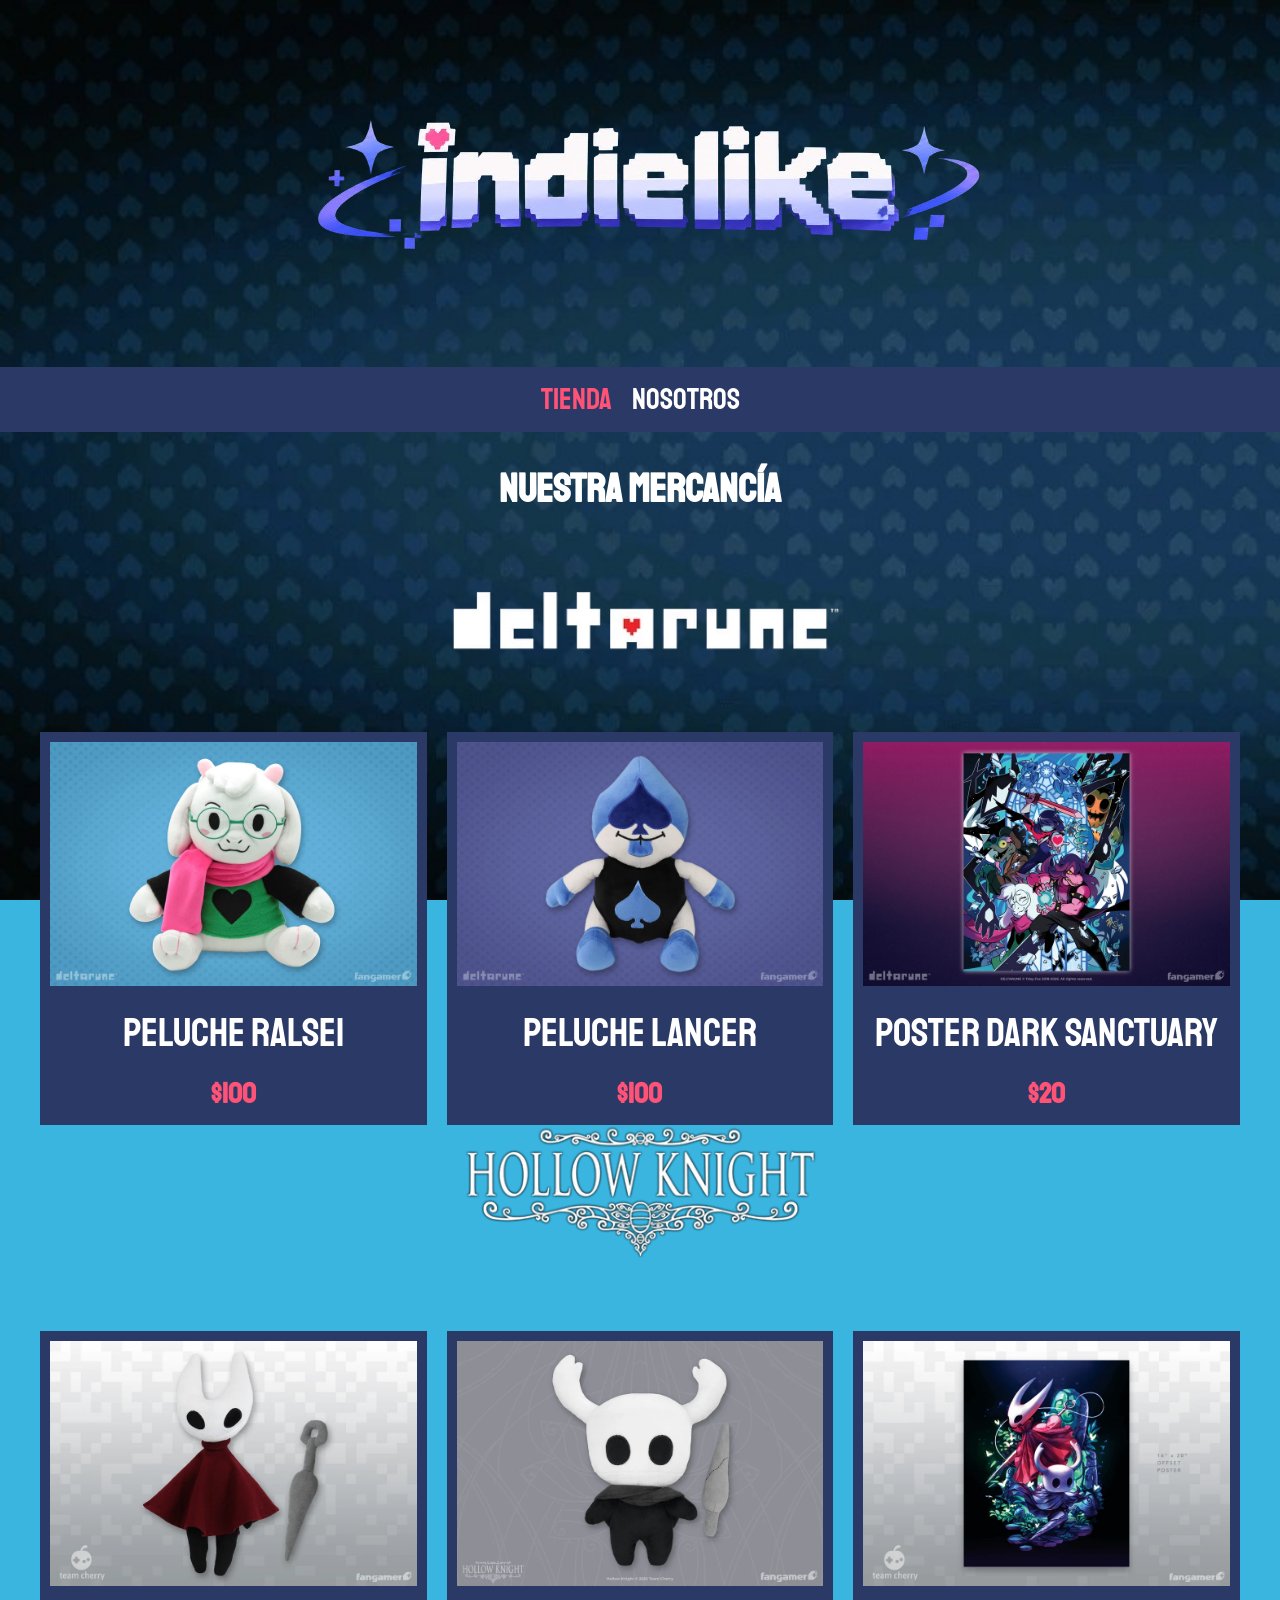
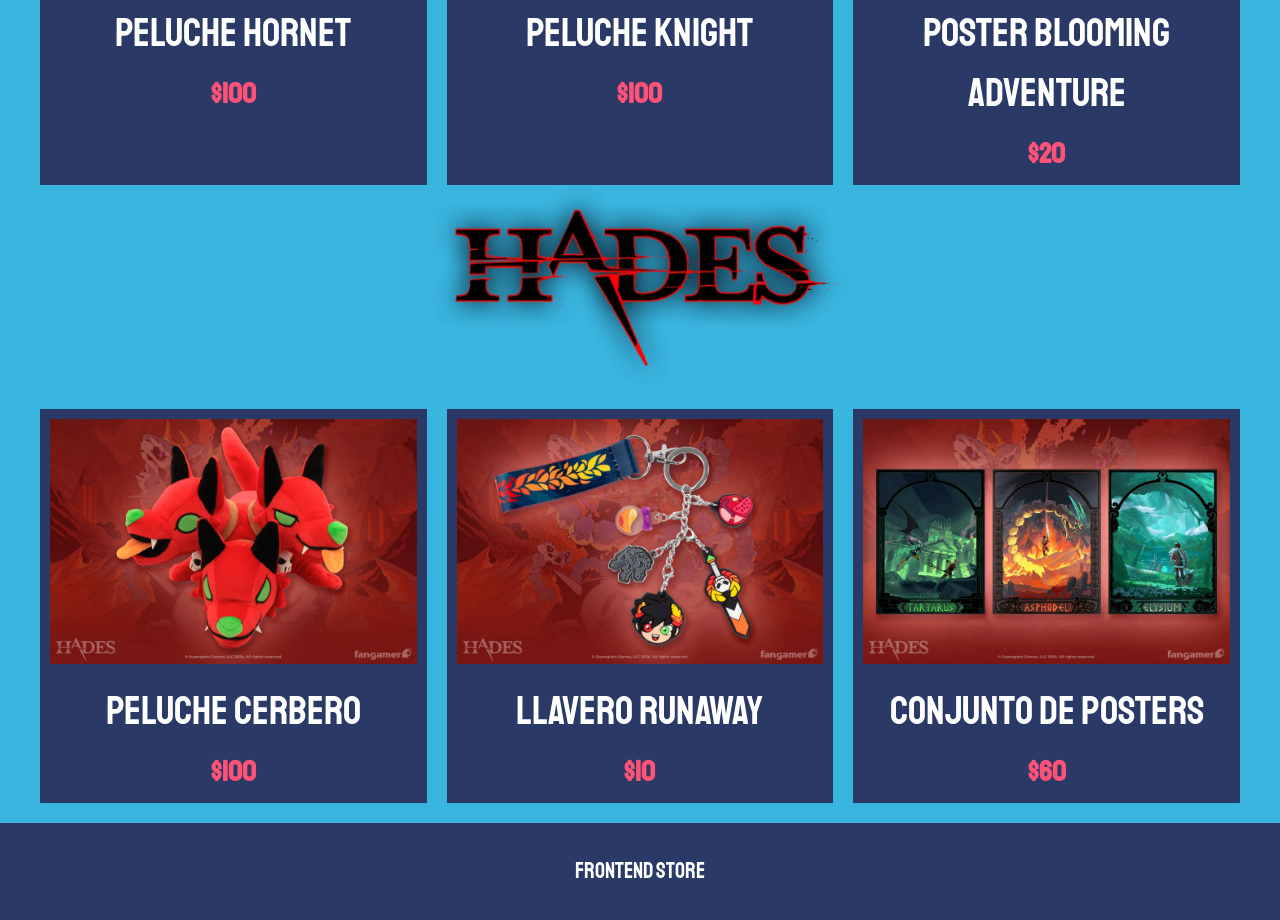
<file: index.html>
<!DOCTYPE html>
<html lang="es">
<head>
    <meta charset="UTF-8">
    <meta name="viewport" content="width=device-width, initial-scale=1.0">
    <title>FrontEnd Store</title>
    <!-- Normalize -->
    <link rel="preload" href="css/normalize.css" as="style">
    <link rel="stylesheet" href="css/normalize.css">
    <!-- Google Fonts -->
    <link rel="preconnect" href="https://fonts.googleapis.com">
    <link rel="preconnect" href="https://fonts.gstatic.com" crossorigin>
    <link href="https://fonts.googleapis.com/css2?family=Staatliches&display=swap" rel="stylesheet">
    <!-- Styles -->
    <link rel="preload" href="css/styles.css" as="style">
    <link rel="stylesheet" href="css/styles.css">
</head>
<body>

    <header class="header">
        <a href="index.html">
            <img class="header__logo" src="img/logo.png" alt="Logotipo FrontEnd Store">
        </a>
    </header>

    <nav class="navegacion">
        <a class="navegacion__enlace navegacion__enlace--activo" href="index.html">Tienda</a>
        <a class="navegacion__enlace" href="nosotros.html">Nosotros</a>
    </nav>
<main class="contenedor">
    <h1>Nuestra Mercancía</h1>

    <!-- DELTARUNE  -->
    <section class="categoria">
        <div class="categoria__encabezado">
            <img class="categoria__logo" src="img/deltalogo.png" alt="Logo Deltarune">
        </div>

        <div class="grid">
            <div class="producto">
                <a href="producto1.html">
                    <img class="producto__imagen" src="img/ralsei.png" alt="Peluche de Ralsei">
                    <div class="producto__informacion">
                        <p class="producto__nombre">Peluche Ralsei</p>
                        <p class="producto__precio">$100</p>
                    </div>
                </a>
            </div> <!-- .producto -->

            <div class="producto">
                <a href="producto2.html">
                    <img class="producto__imagen" src="img/lancer.jpg" alt="Peluche de Lancer">
                    <div class="producto__informacion">
                        <p class="producto__nombre">Peluche Lancer</p>
                        <p class="producto__precio">$100</p>
                    </div>
                </a>
            </div> <!-- .producto -->
              <div class="producto">
                <a href="producto3.html">
                    <img class="producto__imagen" src="img/DSP.png" alt="Poster Dark Sanctuary">
                    <div class="producto__informacion">
                        <p class="producto__nombre">Poster Dark Sanctuary</p>
                        <p class="producto__precio">$20</p>
                    </div>
                </a>
            </div> <!-- .producto -->
        </div> <!-- .grid -->
    </section> <!-- .categoria -->


    <!-- HOLLOW KNIGHT -->
    <section class="categoria">
        <div class="categoria__encabezado">
            <img class="categoria__logo categoria__logo--hk" src="img/logo-hk.png" alt="Logo Hollow Knight">
        </div>

        <div class="grid">
            <div class="producto">
                <a href="producto4.html">
                    <img class="producto__imagen" src="img/hornet.png" alt="Peluche de Hornet">
                    <div class="producto__informacion">
                        <p class="producto__nombre">Peluche Hornet</p>
                        <p class="producto__precio">$100</p>
                    </div>
                </a>
            </div> <!-- .producto -->

            <div class="producto">
                <a href="producto5.html">
                    <img class="producto__imagen" src="img/knight.png" alt="Peluche The Knight">
                    <div class="producto__informacion">
                        <p class="producto__nombre">Peluche Knight</p>
                        <p class="producto__precio">$100</p>
                    </div>
                </a>
            </div> <!-- .producto -->
            <div class="producto">
                <a href="producto 6.html">
                    <img class="producto__imagen" src="img/HKposter.png" alt="Poster Hornet y knight">
                    <div class="producto__informacion">
                        <p class="producto__nombre">Poster Blooming Adventure</p>
                        <p class="producto__precio">$20</p>
                    </div>
                </a>
            </div> <!-- .producto --
        </div> <!-- .grid -->
    </section> <!-- .categoria -->
       <!-- HADES  -->
    <section class="categoria">
        <div class="categoria__encabezado">
            <img class="categoria__logo categoria__logo--hades" src="img/hades.png" alt="Logo Deltarune">
        </div>

        <div class="grid">
            <div class="producto">
                <a href="producto7.html">
                    <img class="producto__imagen" src="img/cerberus.png" alt="Peluche de cerbero">
                    <div class="producto__informacion">
                        <p class="producto__nombre">Peluche Cerbero</p>
                        <p class="producto__precio">$100</p>
                    </div>
                </a>
            </div> <!-- .producto -->

            <div class="producto">
                <a href="producto8.html">
                    <img class="producto__imagen" src="img/llaverohades.png" alt="Peluche de Lancer">
                    <div class="producto__informacion">
                        <p class="producto__nombre">llavero runaway</p>
                        <p class="producto__precio">$10</p>
                    </div>
                </a>
            </div> <!-- .producto -->
              <div class="producto">
                <a href="producto9.html">
                    <img class="producto__imagen" src="img/postershades.png" alt="Poster Dark Sanctuary">
                    <div class="producto__informacion">
                        <p class="producto__nombre">conjunto de posters</p>
                        <p class="producto__precio">$60</p>
                    </div>
                </a>
            </div> <!-- .producto -->
        </div> <!-- .grid -->
    </section> <!-- .categoria -->

</main>

    <footer class="footer">
        <p class="footer__texto">FrontEnd Store </p>
    </footer>

</body>
</html>
</file>
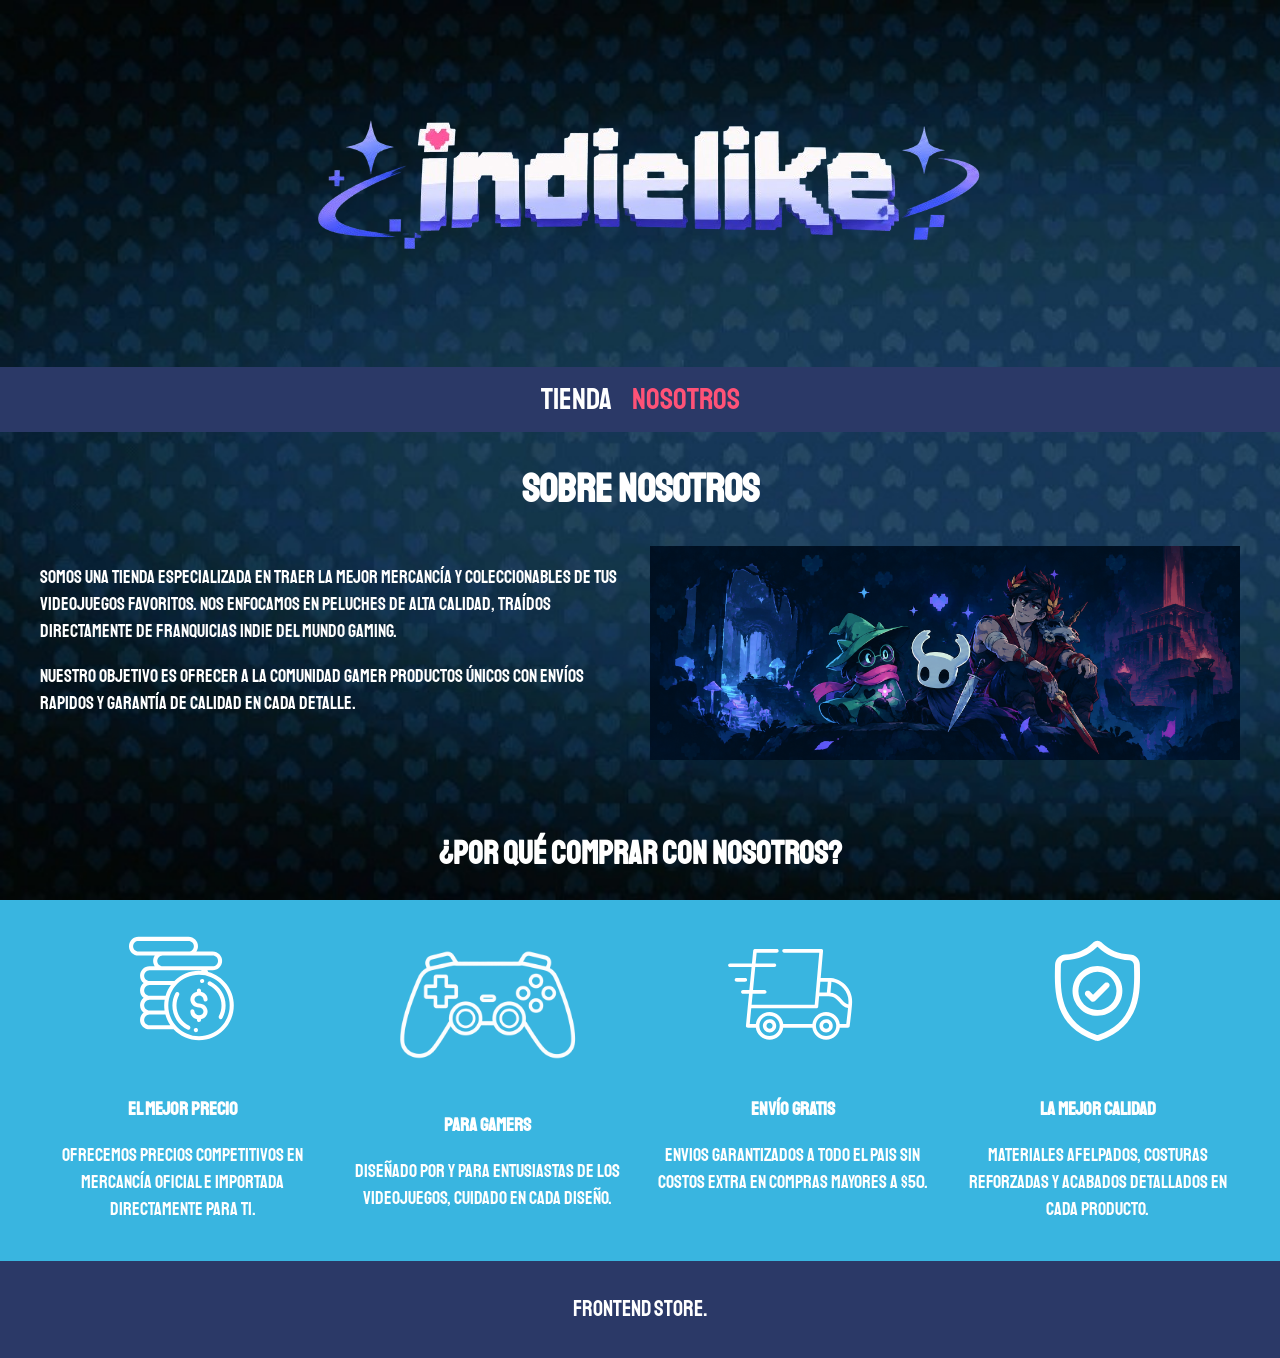
<file: nosotros.html>
<!DOCTYPE html>
<html lang="es">
<head>
    <meta charset="UTF-8">
    <meta name="viewport" content="width=device-width, initial-scale=1.0">
    <title>FrontEnd Store - Nosotros</title>
    <!-- Normalize -->
    <link rel="preload" href="css/normalize.css" as="style">
    <link rel="stylesheet" href="css/normalize.css">
    <!-- Google Fonts -->
    <link rel="preconnect" href="https://fonts.googleapis.com">
    <link rel="preconnect" href="https://fonts.gstatic.com" crossorigin>
    <link href="https://fonts.googleapis.com/css2?family=Staatliches&display=swap" rel="stylesheet">
    <!-- Styles -->
    <link rel="preload" href="css/styles.css" as="style">
    <link rel="stylesheet" href="css/styles.css">
</head>
<body>

    <header class="header">
        <a href="index.html">
            <img class="header__logo" src="img/logo.png" alt="Logotipo FrontEnd Store">
        </a>
    </header>

    <nav class="navegacion">
        <a class="navegacion__enlace" href="index.html">Tienda</a>
        <a class="navegacion__enlace navegacion__enlace--activo" href="nosotros.html">Nosotros</a>
    </nav>

    <main class="contenedor">
        <h1>Sobre Nosotros</h1>

        <div class="nosotros">
            <div class="nosotros__contenido">
                <p>
                    Somos una tienda especializada en traer la mejor mercancía y coleccionables de tus videojuegos favoritos. Nos enfocamos en peluches de alta calidad, traídos directamente de franquicias indie del mundo gaming.
                </p>
                <p>
                    Nuestro objetivo es ofrecer a la comunidad gamer productos únicos con envíos rapidos y garantía de calidad en cada detalle.
                </p>
            </div>
            <img class="nosotros__imagen" src="img/nosotros.png" alt="Imagen sobre nosotros">
        </div>
    </main>

    <section class="contenedor comprar">
        <h2 class="comprar__titulo">¿Por qué comprar con nosotros?</h2>

        <div class="bloques">
            <div class="bloque">
                <img class="bloque__imagen" src="img/icono_1.png" alt="El mejor precio">
                <h3 class="bloque__titulo">El Mejor Precio</h3>
                <p>Ofrecemos precios competitivos en mercancía oficial e importada directamente para ti.</p>
            </div> <!-- .bloque -->

            <div class="bloque">
                <img class="bloque__imagen" src="img/icono_2.png" alt="Para gamers">
                <h3 class="bloque__titulo">Para gamers</h3>
                <p>Diseñado por y para entusiastas de los videojuegos, cuidado en cada diseño.</p>
            </div> <!-- .bloque -->

            <div class="bloque">
                <img class="bloque__imagen" src="img/icono_3.png" alt="Envío gratis">
                <h3 class="bloque__titulo">Envío Gratis</h3>
                <p>Envios garantizados a todo el pais sin costos extra en compras mayores a $50.</p>
            </div> <!-- .bloque -->

            <div class="bloque">
                <img class="bloque__imagen" src="img/icono_4.png" alt="La mejor calidad">
                <h3 class="bloque__titulo">La Mejor Calidad</h3>
                <p>Materiales afelpados, costuras reforzadas y acabados detallados en cada producto.</p>
            </div> <!-- .bloque -->
        </div> <!-- .bloques -->
    </section>

    <footer class="footer">
        <p class="footer__texto">
            FrontEnd Store.
        </p>
    </footer>

</body>
</html>
</file>
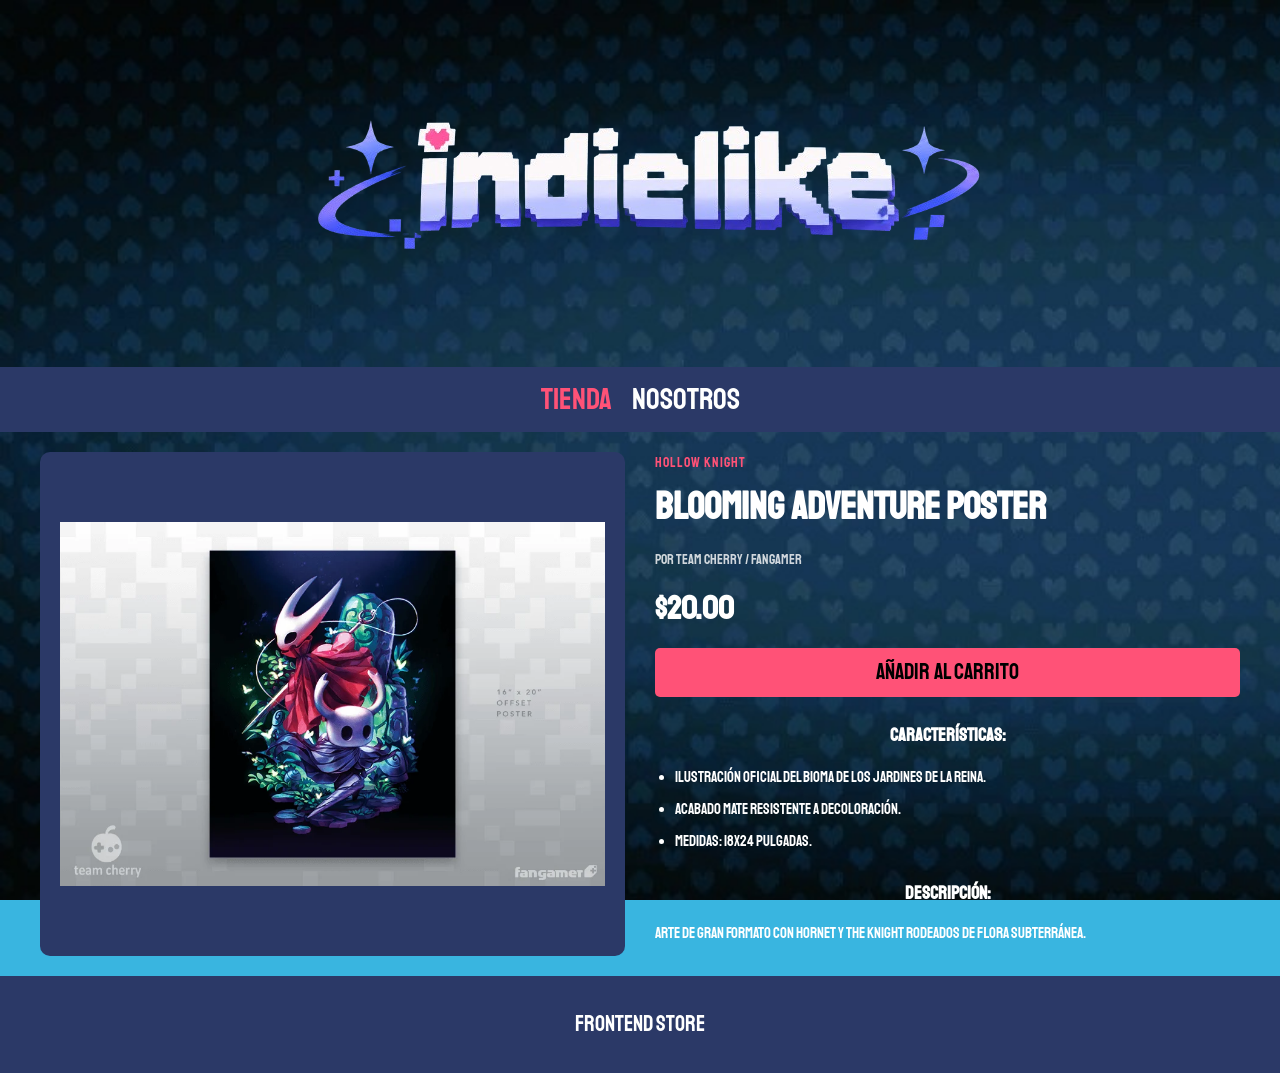
<file: producto 6.html>
<!DOCTYPE html>
<html lang="es">
<head>
    <meta charset="UTF-8">
    <meta name="viewport" content="width=device-width, initial-scale=1.0">
    <title>FrontEnd Store - Poster Blooming Adventure</title>
    <link rel="preload" href="css/normalize.css" as="style">
    <link rel="stylesheet" href="css/normalize.css">
    <link rel="preconnect" href="https://fonts.googleapis.com">
    <link rel="preconnect" href="https://fonts.gstatic.com" crossorigin>
    <link href="https://fonts.googleapis.com/css2?family=Staatliches&display=swap" rel="stylesheet">
    <link rel="preload" href="css/styles.css" as="style">
    <link rel="stylesheet" href="css/styles.css">
</head>
<body>
    <header class="header">
        <a href="index.html">
            <img class="header__logo" src="img/logo.png" alt="Logotipo FrontEnd Store">
        </a>
    </header>

    <nav class="navegacion">
        <a class="navegacion__enlace navegacion__enlace--activo" href="index.html">Tienda</a>
        <a class="navegacion__enlace" href="nosotros.html">Nosotros</a>
    </nav>

    <main class="contenedor">
        <div class="producto-detalle">
            <div class="producto-detalle__imagen-contenedor">
                <img class="producto-detalle__imagen" src="img/HKposter.png" alt="Poster Blooming Adventure">
            </div>

            <div class="producto-detalle__contenido">
                <p class="producto-detalle__subtitulo">HOLLOW KNIGHT</p>
                <h1 class="producto-detalle__titulo">Blooming Adventure Poster</h1>
                <p class="producto-detalle__autor">Por Team Cherry / Fangamer</p>
                
                <p class="producto-detalle__precio">$20.00</p>

                <form class="formulario">
                    <input class="formulario__submit" type="submit" value="AÑADIR AL CARRITO">
                </form>

                <div class="producto-detalle__seccion">
                    <h3 class="producto-detalle__encabezado">CARACTERÍSTICAS:</h3>
                    <ul class="producto-detalle__lista">
                        <li>Ilustración oficial del bioma de los Jardines de la Reina.</li>
                        <li>Acabado mate resistente a decoloración.</li>
                        <li>Medidas: 18x24 pulgadas.</li>
                    </ul>
                </div>

                <div class="producto-detalle__seccion">
                    <h3 class="producto-detalle__encabezado">DESCRIPCIÓN:</h3>
                    <p class="producto-detalle__texto">
                        Arte de gran formato con Hornet y The Knight rodeados de flora subterránea.
                    </p>
                </div>
            </div>
        </div>
    </main>

    <footer class="footer">
        <p class="footer__texto">FrontEnd Store</p>
    </footer>
</body>
</html>
</file>
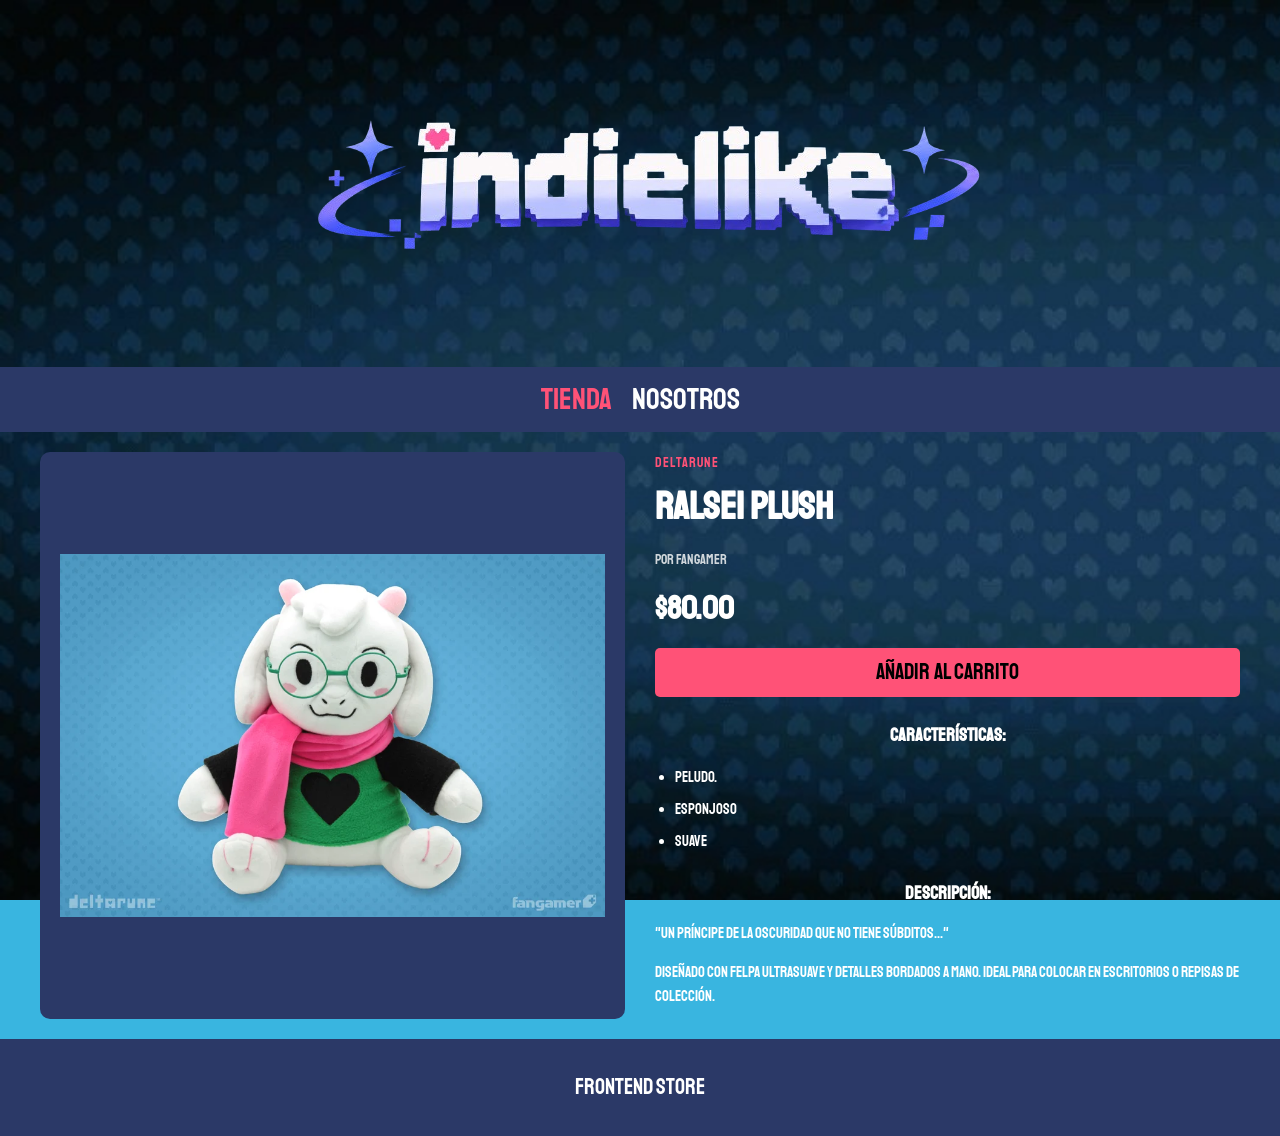
<file: producto.html>
<!DOCTYPE html>
<html lang="es">
<head>
    <meta charset="UTF-8">
    <meta name="viewport" content="width=device-width, initial-scale=1.0">
    <title>FrontEnd Store - Peluche Ralsei</title>
    <!-- Normalize -->
    <link rel="preload" href="css/normalize.css" as="style">
    <link rel="stylesheet" href="css/normalize.css">
    <!-- Google Fonts -->
    <link rel="preconnect" href="https://fonts.googleapis.com">
    <link rel="preconnect" href="https://fonts.gstatic.com" crossorigin>
    <link href="https://fonts.googleapis.com/css2?family=Staatliches&display=swap" rel="stylesheet">
    <!-- Styles -->
    <link rel="preload" href="css/styles.css" as="style">
    <link rel="stylesheet" href="css/styles.css">
</head>
<body>

    <header class="header">
        <a href="index.html">
            <img class="header__logo" src="img/logo.png" alt="Logotipo FrontEnd Store">
        </a>
    </header>

    <nav class="navegacion">
        <a class="navegacion__enlace navegacion__enlace--activo" href="index.html">Tienda</a>
        <a class="navegacion__enlace" href="nosotros.html">Nosotros</a>
    </nav>

    <main class="contenedor">
        <div class="producto-detalle">
            <!-- Imagen Principal -->
            <div class="producto-detalle__imagen-contenedor">
                <img class="producto-detalle__imagen" src="img/ralsei.png" alt="Peluche de Ralsei">
            </div>

            <!-- Información del Producto -->
            <div class="producto-detalle__contenido">
                <p class="producto-detalle__subtitulo">DELTARUNE</p>
                <h1 class="producto-detalle__titulo">Ralsei Plush</h1>
                <p class="producto-detalle__autor">Por Fangamer</p>
                
                <p class="producto-detalle__precio">$80.00</p>

                <form class="formulario">
                    <input class="formulario__submit" type="submit" value="AÑADIR AL CARRITO">
                </form>

                <!-- Características -->
                <div class="producto-detalle__seccion">
                    <h3 class="producto-detalle__encabezado">CARACTERÍSTICAS:</h3>
                    <ul class="producto-detalle__lista">
                        <li>Peludo.</li>
                        <li>Esponjoso</li>
                        <li>Suave</li>
                    </ul>
                </div>

                <!-- Descripción -->
                <div class="producto-detalle__seccion">
                    <h3 class="producto-detalle__encabezado">DESCRIPCIÓN:</h3>
                    <p class="producto-detalle__texto">
                        "Un príncipe de la oscuridad que no tiene súbditos..."
                    </p>
                    <p class="producto-detalle__texto">
                        Diseñado con felpa ultrasuave y detalles bordados a mano. Ideal para colocar en escritorios o repisas de colección.
                    </p>
                </div>
            </div>
        </div>
    </main>

    <footer class="footer">
        <p class="footer__texto">
            FrontEnd Store 
        </p>
    </footer>

</body>
</html>
</file>
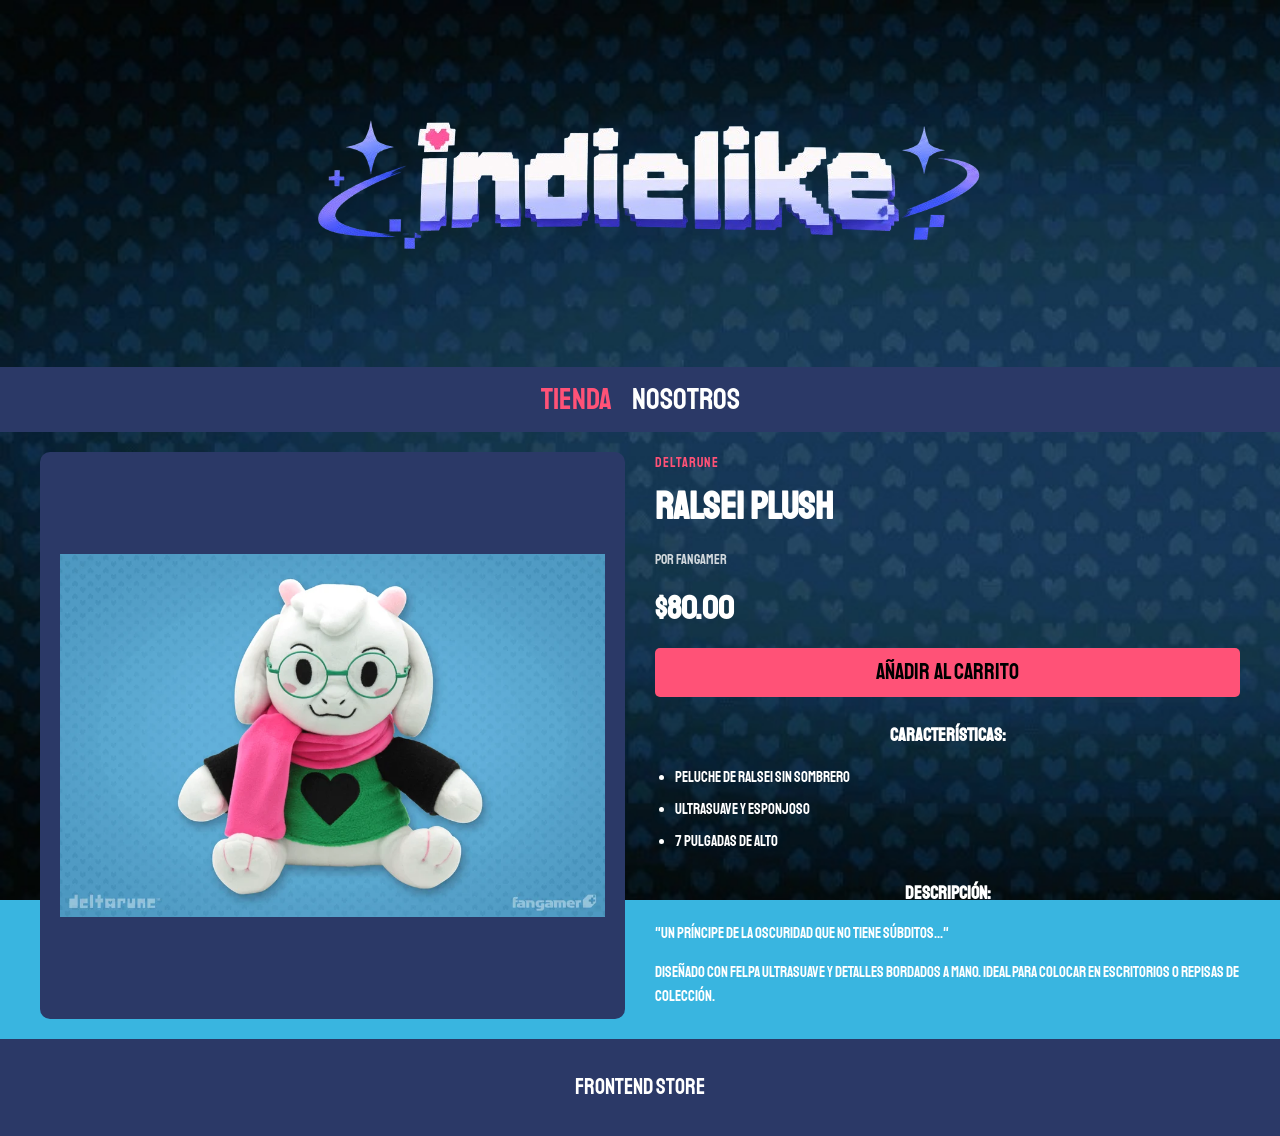
<file: producto1.html>
<!DOCTYPE html>
<html lang="es">
<head>
    <meta charset="UTF-8">
    <meta name="viewport" content="width=device-width, initial-scale=1.0">
    <title>FrontEnd Store - Peluche Ralsei</title>
    <!-- Normalize -->
    <link rel="preload" href="css/normalize.css" as="style">
    <link rel="stylesheet" href="css/normalize.css">
    <!-- Google Fonts -->
    <link rel="preconnect" href="https://fonts.googleapis.com">
    <link rel="preconnect" href="https://fonts.gstatic.com" crossorigin>
    <link href="https://fonts.googleapis.com/css2?family=Staatliches&display=swap" rel="stylesheet">
    <!-- Styles -->
    <link rel="preload" href="css/styles.css" as="style">
    <link rel="stylesheet" href="css/styles.css">
</head>
<body>

    <header class="header">
        <a href="index.html">
            <img class="header__logo" src="img/logo.png" alt="Logotipo FrontEnd Store">
        </a>
    </header>

    <nav class="navegacion">
        <a class="navegacion__enlace navegacion__enlace--activo" href="index.html">Tienda</a>
        <a class="navegacion__enlace" href="nosotros.html">Nosotros</a>
    </nav>

    <main class="contenedor">
        <div class="producto-detalle">
            <!-- Imagen Principal -->
            <div class="producto-detalle__imagen-contenedor">
                <img class="producto-detalle__imagen" src="img/ralsei.png" alt="Peluche de Ralsei">
            </div>

            <!-- Información del Producto -->
            <div class="producto-detalle__contenido">
                <p class="producto-detalle__subtitulo">DELTARUNE</p>
                <h1 class="producto-detalle__titulo">Ralsei Plush</h1>
                <p class="producto-detalle__autor">Por Fangamer</p>
                
                <p class="producto-detalle__precio">$80.00</p>

                <form class="formulario">
                    <input class="formulario__submit" type="submit" value="AÑADIR AL CARRITO">
                </form>

                <!-- Características -->
                <div class="producto-detalle__seccion">
                    <h3 class="producto-detalle__encabezado">CARACTERÍSTICAS:</h3>
                    <ul class="producto-detalle__lista">
                        <li>Peluche de Ralsei sin sombrero</li>
                        <li>Ultrasuave y esponjoso</li>
                        <li>7 pulgadas de alto</li>
                    </ul>
                </div>

                <!-- Descripción -->
                <div class="producto-detalle__seccion">
                    <h3 class="producto-detalle__encabezado">DESCRIPCIÓN:</h3>
                    <p class="producto-detalle__texto">
                        "Un príncipe de la oscuridad que no tiene súbditos..."
                    </p>
                    <p class="producto-detalle__texto">
                        Diseñado con felpa ultrasuave y detalles bordados a mano. Ideal para colocar en escritorios o repisas de colección.
                    </p>
                </div>
            </div>
        </div>
    </main>

    <footer class="footer">
        <p class="footer__texto">
            FrontEnd Store 
        </p>
    </footer>

</body>
</html>
</file>
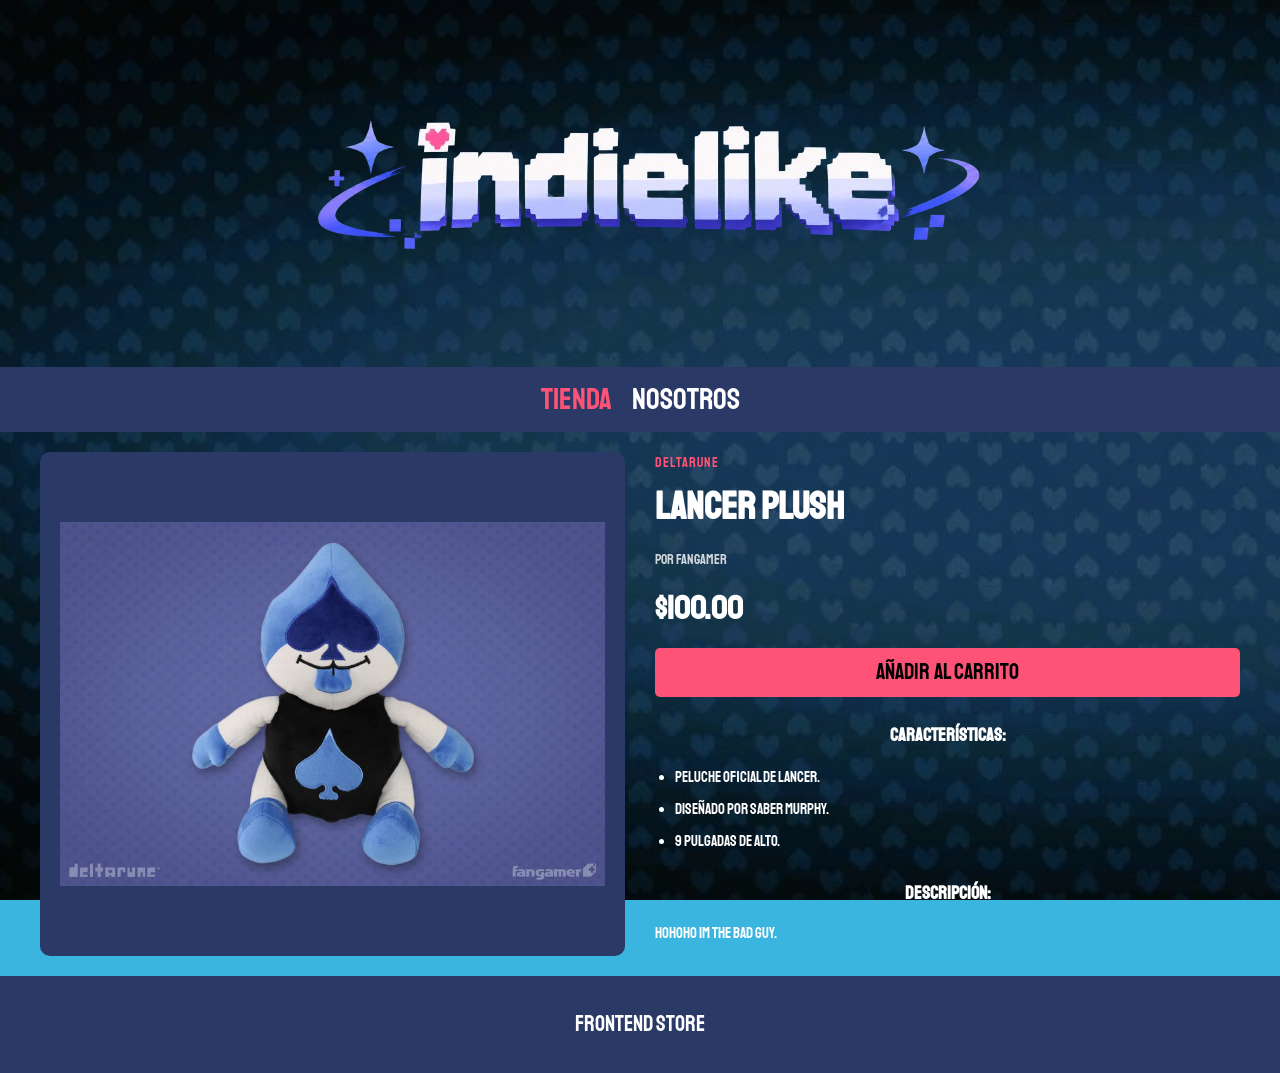
<file: producto2.html>
<!DOCTYPE html>
<html lang="es">
<head>
    <meta charset="UTF-8">
    <meta name="viewport" content="width=device-width, initial-scale=1.0">
    <title>FrontEnd Store - Peluche Lancer</title>
    <link rel="preload" href="css/normalize.css" as="style">
    <link rel="stylesheet" href="css/normalize.css">
    <link rel="preconnect" href="https://fonts.googleapis.com">
    <link rel="preconnect" href="https://fonts.gstatic.com" crossorigin>
    <link href="https://fonts.googleapis.com/css2?family=Staatliches&display=swap" rel="stylesheet">
    <link rel="preload" href="css/styles.css" as="style">
    <link rel="stylesheet" href="css/styles.css">
</head>
<body>
    <header class="header">
        <a href="index.html">
            <img class="header__logo" src="img/logo.png" alt="Logotipo FrontEnd Store">
        </a>
    </header>

    <nav class="navegacion">
        <a class="navegacion__enlace navegacion__enlace--activo" href="index.html">Tienda</a>
        <a class="navegacion__enlace" href="nosotros.html">Nosotros</a>
    </nav>

    <main class="contenedor">
        <div class="producto-detalle">
            <div class="producto-detalle__imagen-contenedor">
                <img class="producto-detalle__imagen" src="img/lancer.jpg" alt="Peluche Lancer">
            </div>

            <div class="producto-detalle__contenido">
                <p class="producto-detalle__subtitulo">DELTARUNE</p>
                <h1 class="producto-detalle__titulo">Lancer Plush</h1>
                <p class="producto-detalle__autor">Por Fangamer</p>
                
                <p class="producto-detalle__precio">$100.00</p>

                <form class="formulario">
                    <input class="formulario__submit" type="submit" value="AÑADIR AL CARRITO">
                </form>

                <div class="producto-detalle__seccion">
                    <h3 class="producto-detalle__encabezado">CARACTERÍSTICAS:</h3>
                    <ul class="producto-detalle__lista">
                        <li>peluche oficial de Lancer.</li>
                        <li>diseñado por Saber Murphy.</li>
                        <li>9 pulgadas de alto.</li>
                    </ul>
                </div>

                <div class="producto-detalle__seccion">
                    <h3 class="producto-detalle__encabezado">DESCRIPCIÓN:</h3>
                    <p class="producto-detalle__texto">
                        Hohoho im the bad guy.
                    </p>
                </div>
            </div>
        </div>
    </main>

    <footer class="footer">
        <p class="footer__texto">FrontEnd Store </p>
    </footer>
</body>
</html>
</file>
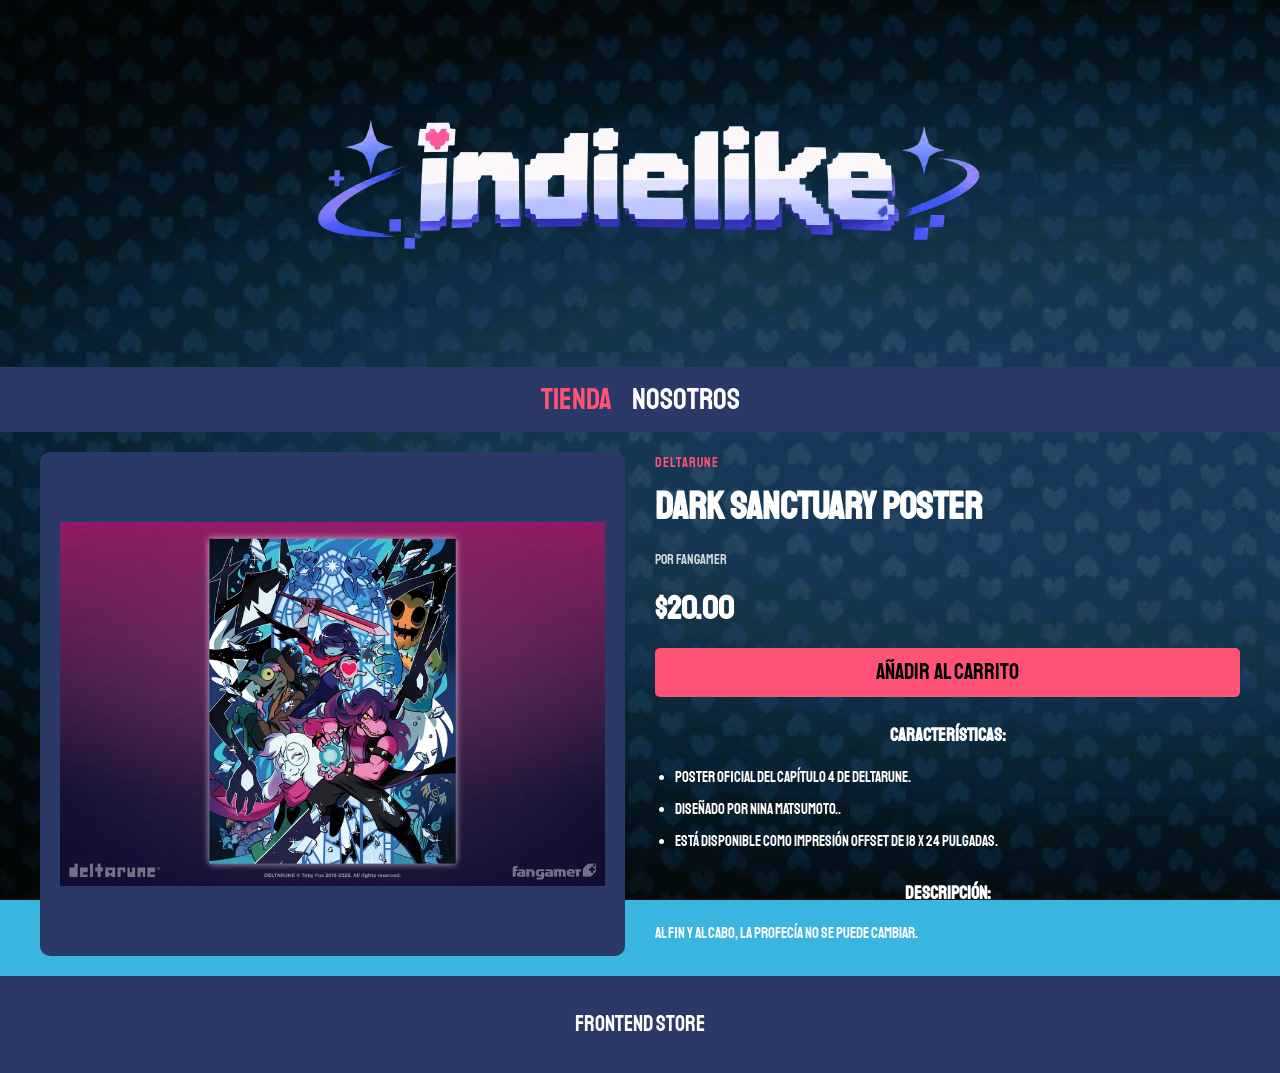
<file: producto3.html>
<!DOCTYPE html>
<html lang="es">
<head>
    <meta charset="UTF-8">
    <meta name="viewport" content="width=device-width, initial-scale=1.0">
    <title>FrontEnd Store - Poster Dark Sanctuary</title>
    <link rel="preload" href="css/normalize.css" as="style">
    <link rel="stylesheet" href="css/normalize.css">
    <link rel="preconnect" href="https://fonts.googleapis.com">
    <link rel="preconnect" href="https://fonts.gstatic.com" crossorigin>
    <link href="https://fonts.googleapis.com/css2?family=Staatliches&display=swap" rel="stylesheet">
    <link rel="preload" href="css/styles.css" as="style">
    <link rel="stylesheet" href="css/styles.css">
</head>
<body>
    <header class="header">
        <a href="index.html">
            <img class="header__logo" src="img/logo.png" alt="Logotipo FrontEnd Store">
        </a>
    </header>

    <nav class="navegacion">
        <a class="navegacion__enlace navegacion__enlace--activo" href="index.html">Tienda</a>
        <a class="navegacion__enlace" href="nosotros.html">Nosotros</a>
    </nav>

    <main class="contenedor">
        <div class="producto-detalle">
            <div class="producto-detalle__imagen-contenedor">
                <img class="producto-detalle__imagen" src="img/DSP.png" alt="Poster Dark Sanctuary">
            </div>

            <div class="producto-detalle__contenido">
                <p class="producto-detalle__subtitulo">DELTARUNE</p>
                <h1 class="producto-detalle__titulo">Dark Sanctuary Poster</h1>
                <p class="producto-detalle__autor">Por Fangamer</p>
                
                <p class="producto-detalle__precio">$20.00</p>

                <form class="formulario">
                    <input class="formulario__submit" type="submit" value="AÑADIR AL CARRITO">
                </form>

                <div class="producto-detalle__seccion">
                    <h3 class="producto-detalle__encabezado">CARACTERÍSTICAS:</h3>
                    <ul class="producto-detalle__lista">
                        <li>Poster oficial del Capítulo 4 de DELTARUNE.</li>
                        <li>diseñado por Nina Matsumoto..</li>
                        <li>Está disponible como impresión offset de 18 x 24 pulgadas.</li>
                    </ul>
                </div>

                <div class="producto-detalle__seccion">
                    <h3 class="producto-detalle__encabezado">DESCRIPCIÓN:</h3>
                    <p class="producto-detalle__texto">
                       Al fin y al cabo, la profecía no se puede cambiar.
                    </p>
                </div>
            </div>
        </div>
    </main>

    <footer class="footer">
        <p class="footer__texto">FrontEnd Store </p>
    </footer>
</body>
</html>
</file>
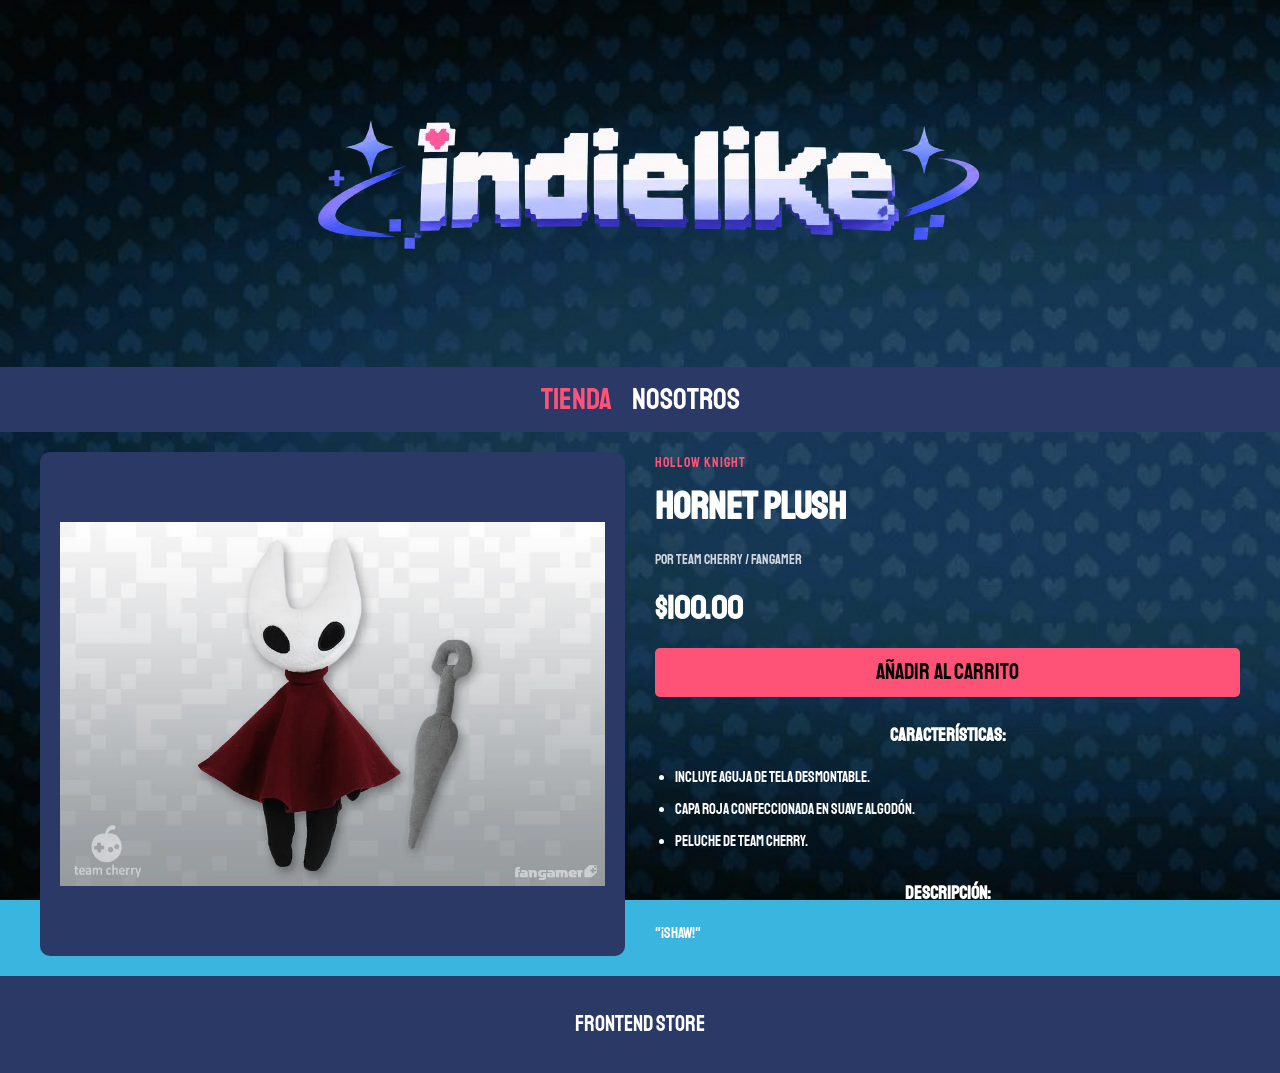
<file: producto4.html>
<!DOCTYPE html>
<html lang="es">
<head>
    <meta charset="UTF-8">
    <meta name="viewport" content="width=device-width, initial-scale=1.0">
    <title>FrontEnd Store - Peluche Hornet</title>
    <link rel="preload" href="css/normalize.css" as="style">
    <link rel="stylesheet" href="css/normalize.css">
    <link rel="preconnect" href="https://fonts.googleapis.com">
    <link rel="preconnect" href="https://fonts.gstatic.com" crossorigin>
    <link href="https://fonts.googleapis.com/css2?family=Staatliches&display=swap" rel="stylesheet">
    <link rel="preload" href="css/styles.css" as="style">
    <link rel="stylesheet" href="css/styles.css">
</head>
<body>
    <header class="header">
        <a href="index.html">
            <img class="header__logo" src="img/logo.png" alt="Logotipo FrontEnd Store">
        </a>
    </header>

    <nav class="navegacion">
        <a class="navegacion__enlace navegacion__enlace--activo" href="index.html">Tienda</a>
        <a class="navegacion__enlace" href="nosotros.html">Nosotros</a>
    </nav>

    <main class="contenedor">
        <div class="producto-detalle">
            <div class="producto-detalle__imagen-contenedor">
                <img class="producto-detalle__imagen" src="img/hornet.png" alt="Peluche Hornet">
            </div>

            <div class="producto-detalle__contenido">
                <p class="producto-detalle__subtitulo">HOLLOW KNIGHT</p>
                <h1 class="producto-detalle__titulo">Hornet Plush</h1>
                <p class="producto-detalle__autor">Por Team Cherry / Fangamer</p>
                
                <p class="producto-detalle__precio">$100.00</p>

                <form class="formulario">
                    <input class="formulario__submit" type="submit" value="AÑADIR AL CARRITO">
                </form>

                <div class="producto-detalle__seccion">
                    <h3 class="producto-detalle__encabezado">CARACTERÍSTICAS:</h3>
                    <ul class="producto-detalle__lista">
                        <li>Incluye aguja de tela desmontable.</li>
                        <li>Capa roja confeccionada en suave algodón.</li>
                        <li>Peluche de Team Cherry.</li>
                    </ul>
                </div>

                <div class="producto-detalle__seccion">
                    <h3 class="producto-detalle__encabezado">DESCRIPCIÓN:</h3>
                    <p class="producto-detalle__texto">
                        "¡SHAW!"
                </div>
            </div>
        </div>
    </main>

    <footer class="footer">
        <p class="footer__texto">FrontEnd Store </p>
    </footer>
</body>
</html>
</file>
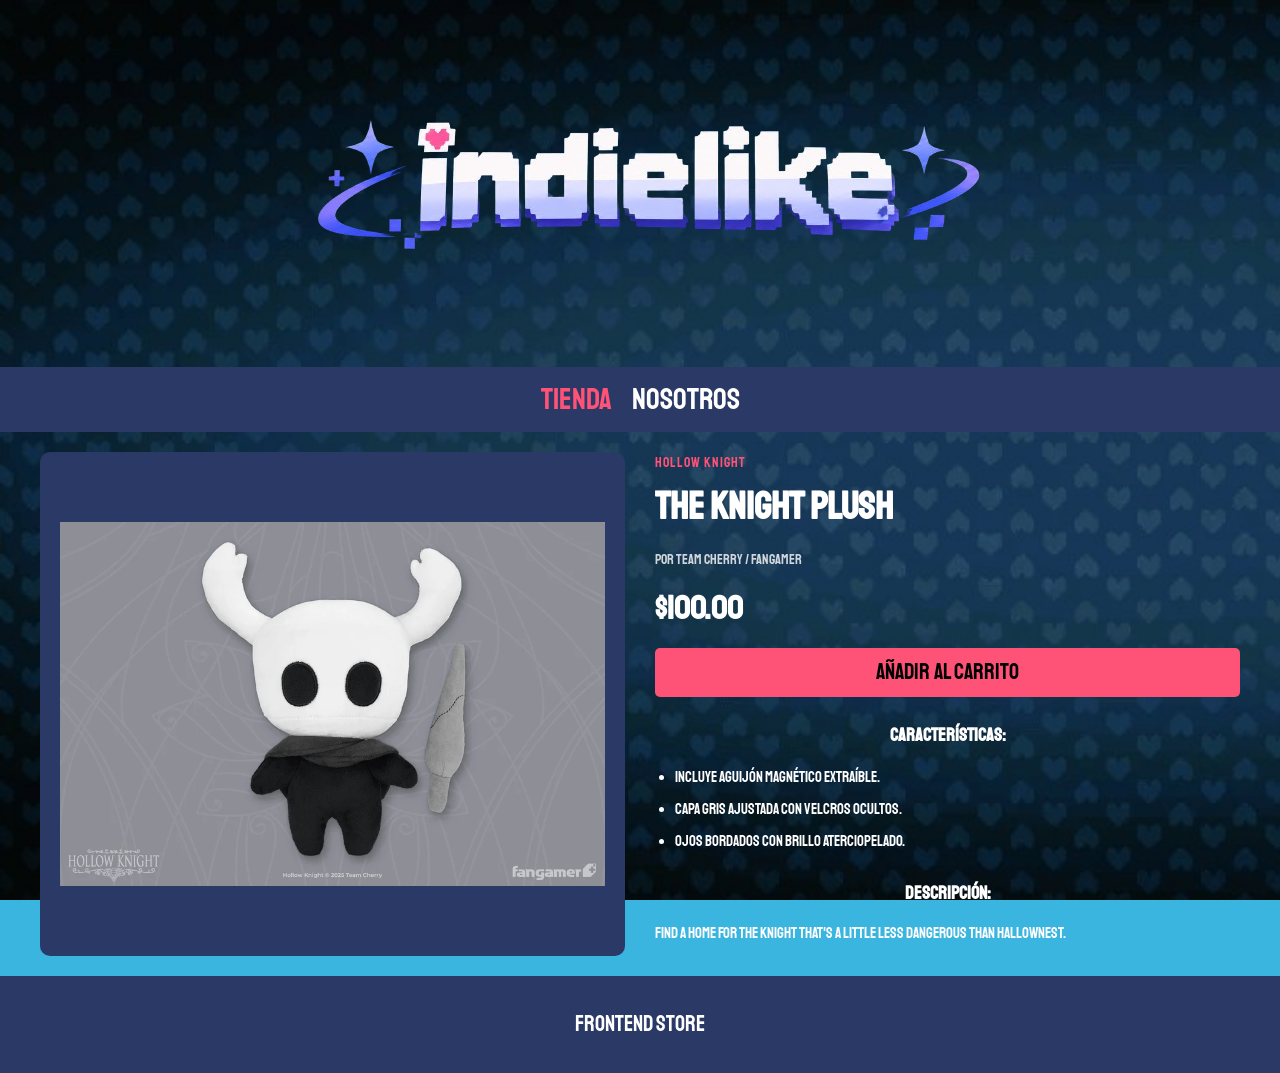
<file: producto5.html>
<!DOCTYPE html>
<html lang="es">
<head>
    <meta charset="UTF-8">
    <meta name="viewport" content="width=device-width, initial-scale=1.0">
    <title>FrontEnd Store - Peluche Knight</title>
    <link rel="preload" href="css/normalize.css" as="style">
    <link rel="stylesheet" href="css/normalize.css">
    <link rel="preconnect" href="https://fonts.googleapis.com">
    <link rel="preconnect" href="https://fonts.gstatic.com" crossorigin>
    <link href="https://fonts.googleapis.com/css2?family=Staatliches&display=swap" rel="stylesheet">
    <link rel="preload" href="css/styles.css" as="style">
    <link rel="stylesheet" href="css/styles.css">
</head>
<body>
    <header class="header">
        <a href="index.html">
            <img class="header__logo" src="img/logo.png" alt="Logotipo FrontEnd Store">
        </a>
    </header>

    <nav class="navegacion">
        <a class="navegacion__enlace navegacion__enlace--activo" href="index.html">Tienda</a>
        <a class="navegacion__enlace" href="nosotros.html">Nosotros</a>
    </nav>

    <main class="contenedor">
        <div class="producto-detalle">
            <div class="producto-detalle__imagen-contenedor">
                <img class="producto-detalle__imagen" src="img/knight.png" alt="Peluche Knight">
            </div>

            <div class="producto-detalle__contenido">
                <p class="producto-detalle__subtitulo">HOLLOW KNIGHT</p>
                <h1 class="producto-detalle__titulo">The Knight Plush</h1>
                <p class="producto-detalle__autor">Por Team Cherry / Fangamer</p>
                
                <p class="producto-detalle__precio">$100.00</p>

                <form class="formulario">
                    <input class="formulario__submit" type="submit" value="AÑADIR AL CARRITO">
                </form>

                <div class="producto-detalle__seccion">
                    <h3 class="producto-detalle__encabezado">CARACTERÍSTICAS:</h3>
                    <ul class="producto-detalle__lista">
                        <li>Incluye aguijón magnético extraíble.</li>
                        <li>Capa gris ajustada con velcros ocultos.</li>
                        <li>Ojos bordados con brillo aterciopelado.</li>
                    </ul>
                </div>

                <div class="producto-detalle__seccion">
                    <h3 class="producto-detalle__encabezado">DESCRIPCIÓN:</h3>
                    <p class="producto-detalle__texto">
                        Find a home for the Knight that's a little less dangerous than Hallownest.  
                    </p>
                </div>
            </div>
        </div>
    </main>

    <footer class="footer">
        <p class="footer__texto">FrontEnd Store </p>
    </footer>
</body>
</html>
</file>
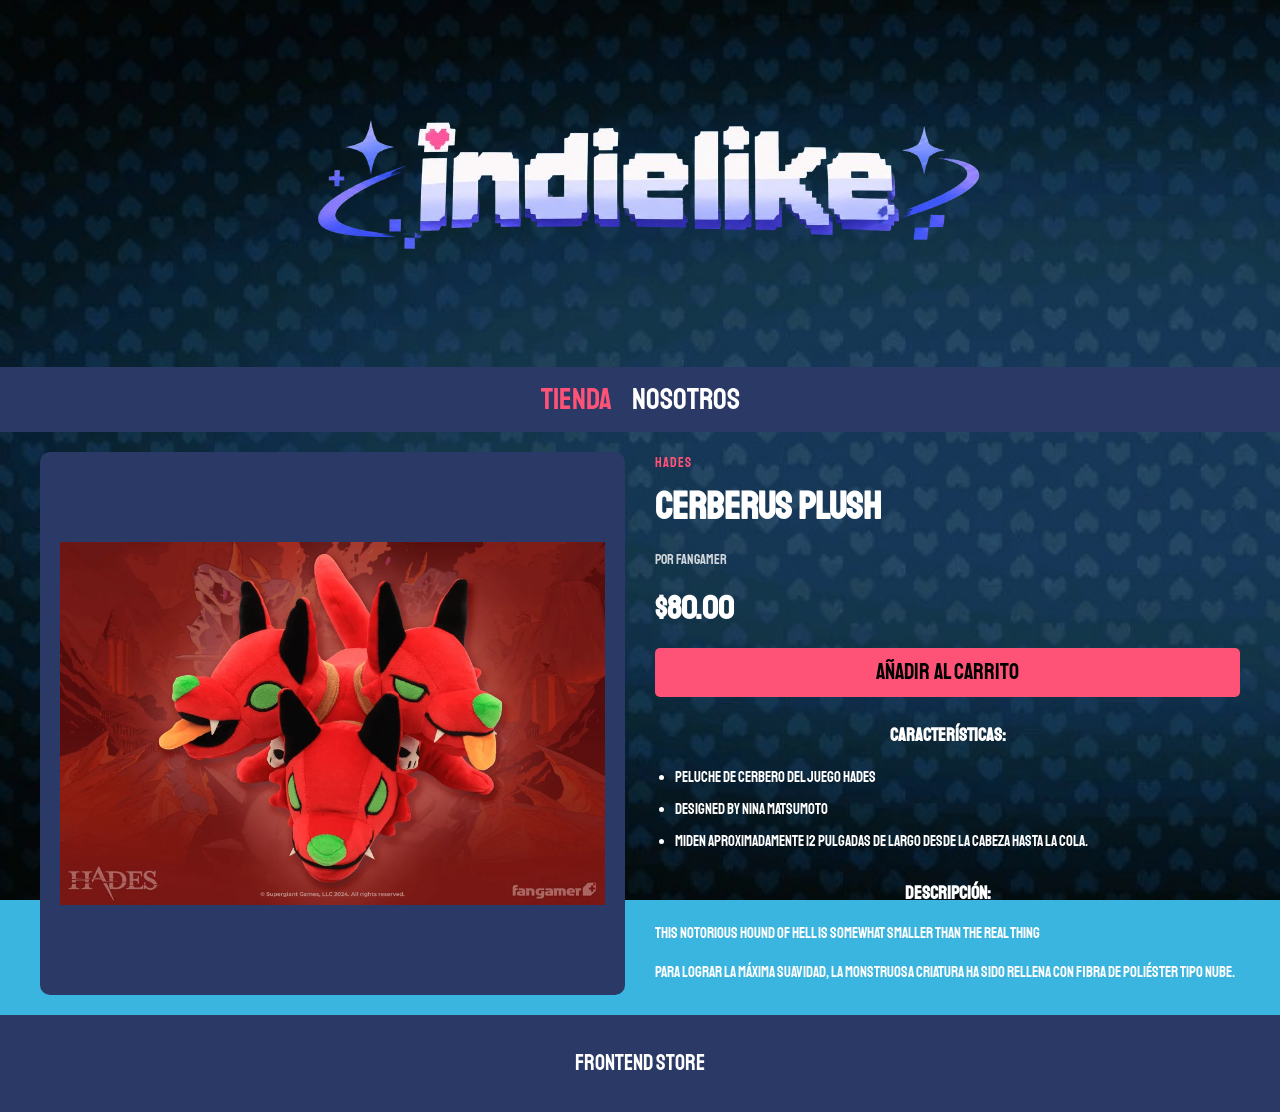
<file: producto7.html>
<!DOCTYPE html>
<html lang="es">
<head>
    <meta charset="UTF-8">
    <meta name="viewport" content="width=device-width, initial-scale=1.0">
    <title>FrontEnd Store - Peluche Ralsei</title>
    <!-- Normalize -->
    <link rel="preload" href="css/normalize.css" as="style">
    <link rel="stylesheet" href="css/normalize.css">
    <!-- Google Fonts -->
    <link rel="preconnect" href="https://fonts.googleapis.com">
    <link rel="preconnect" href="https://fonts.gstatic.com" crossorigin>
    <link href="https://fonts.googleapis.com/css2?family=Staatliches&display=swap" rel="stylesheet">
    <!-- Styles -->
    <link rel="preload" href="css/styles.css" as="style">
    <link rel="stylesheet" href="css/styles.css">
</head>
<body>

    <header class="header">
        <a href="index.html">
            <img class="header__logo" src="img/logo.png" alt="Logotipo FrontEnd Store">
        </a>
    </header>

    <nav class="navegacion">
        <a class="navegacion__enlace navegacion__enlace--activo" href="index.html">Tienda</a>
        <a class="navegacion__enlace" href="nosotros.html">Nosotros</a>
    </nav>

    <main class="contenedor">
        <div class="producto-detalle">
            <!-- Imagen Principal -->
            <div class="producto-detalle__imagen-contenedor">
                <img class="producto-detalle__imagen" src="img/cerberus.png" alt="Peluche de Ralsei">
            </div>

            <!-- Información del Producto -->
            <div class="producto-detalle__contenido">
                <p class="producto-detalle__subtitulo">HADES</p>
                <h1 class="producto-detalle__titulo">Cerberus Plush</h1>
                <p class="producto-detalle__autor">Por Fangamer</p>
                
                <p class="producto-detalle__precio">$80.00</p>

                <form class="formulario">
                    <input class="formulario__submit" type="submit" value="AÑADIR AL CARRITO">
                </form>

                <!-- Características -->
                <div class="producto-detalle__seccion">
                    <h3 class="producto-detalle__encabezado">CARACTERÍSTICAS:</h3>
                    <ul class="producto-detalle__lista">
                        <li>Peluche de cerbero del juego hades</li>
                        <li>Designed by Nina Matsumoto  </li>
                        <li>miden aproximadamente 12 pulgadas de largo desde la cabeza hasta la cola.</li>
                    </ul>
                </div>

                <!-- Descripción -->
                <div class="producto-detalle__seccion">
                    <h3 class="producto-detalle__encabezado">DESCRIPCIÓN:</h3>
                    <p class="producto-detalle__texto">
                        This notorious hound of hell is somewhat smaller than the real thing
                    </p>
                    <p class="producto-detalle__texto">
                       Para lograr la máxima suavidad, la monstruosa criatura ha sido rellena con fibra de poliéster tipo nube. 
                    </p>
                </div>
            </div>
        </div>
    </main>

    <footer class="footer">
        <p class="footer__texto">
            FrontEnd Store 
        </p>
    </footer>

</body>
</html>
</file>
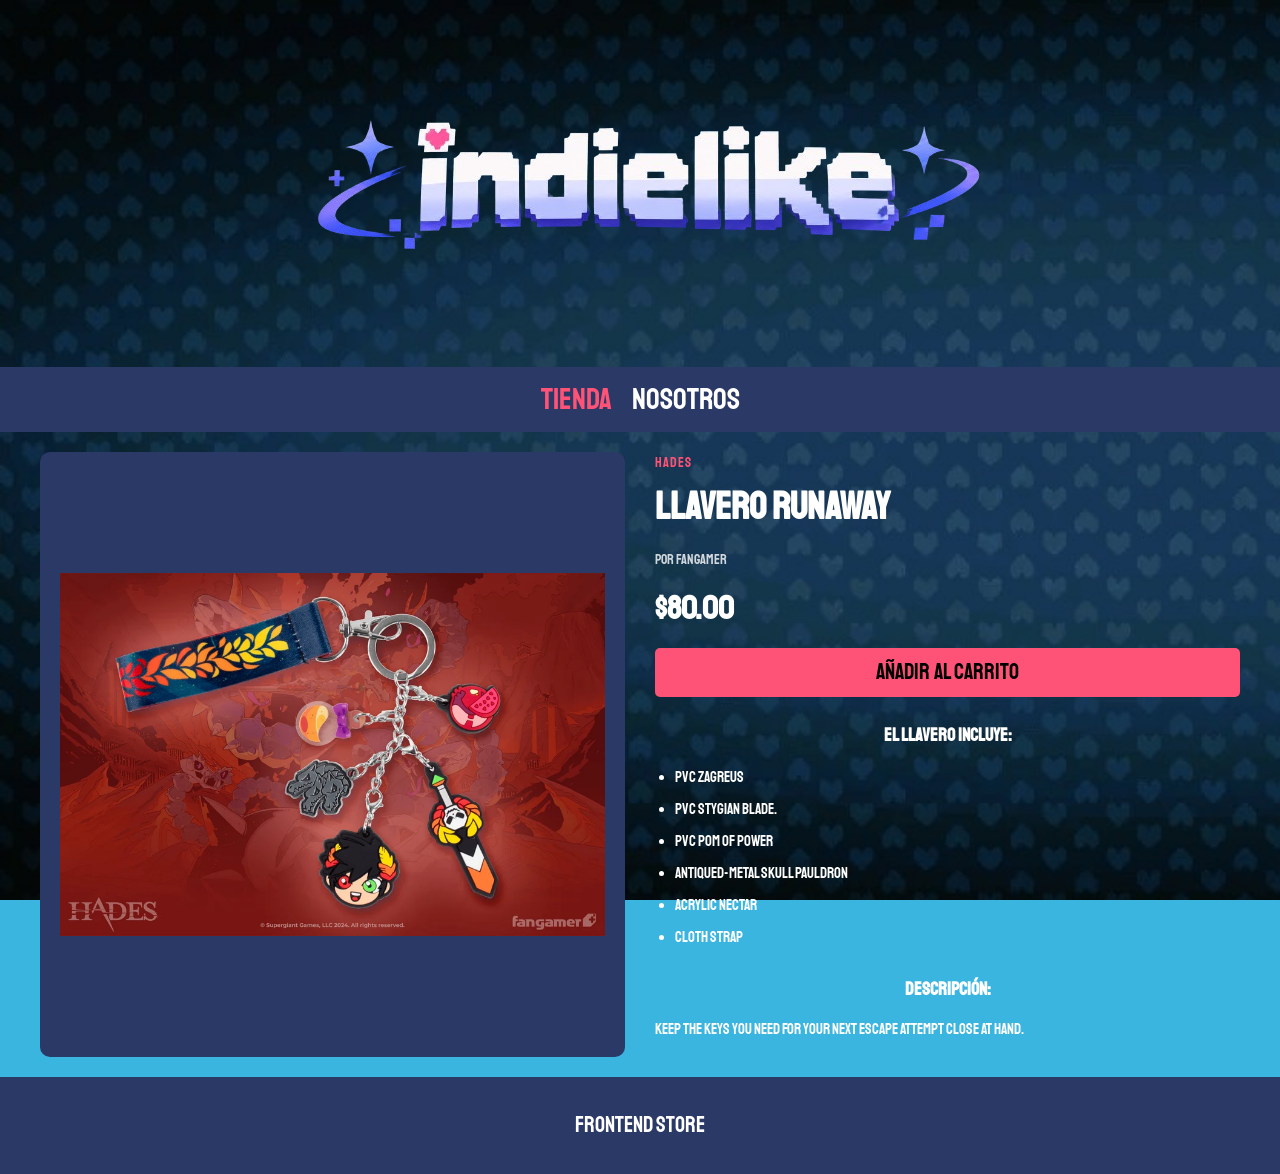
<file: producto8.html>
<!DOCTYPE html>
<html lang="es">
<head>
    <meta charset="UTF-8">
    <meta name="viewport" content="width=device-width, initial-scale=1.0">
    <title>FrontEnd Store - Peluche Ralsei</title>
    <!-- Normalize -->
    <link rel="preload" href="css/normalize.css" as="style">
    <link rel="stylesheet" href="css/normalize.css">
    <!-- Google Fonts -->
    <link rel="preconnect" href="https://fonts.googleapis.com">
    <link rel="preconnect" href="https://fonts.gstatic.com" crossorigin>
    <link href="https://fonts.googleapis.com/css2?family=Staatliches&display=swap" rel="stylesheet">
    <!-- Styles -->
    <link rel="preload" href="css/styles.css" as="style">
    <link rel="stylesheet" href="css/styles.css">
</head>
<body>

    <header class="header">
        <a href="index.html">
            <img class="header__logo" src="img/logo.png" alt="Logotipo FrontEnd Store">
        </a>
    </header>

    <nav class="navegacion">
        <a class="navegacion__enlace navegacion__enlace--activo" href="index.html">Tienda</a>
        <a class="navegacion__enlace" href="nosotros.html">Nosotros</a>
    </nav>

    <main class="contenedor">
        <div class="producto-detalle">
            <!-- Imagen Principal -->
            <div class="producto-detalle__imagen-contenedor">
                <img class="producto-detalle__imagen" src="img/llaverohades.png" alt="Peluche de Ralsei">
            </div>

            <!-- Información del Producto -->
            <div class="producto-detalle__contenido">
                <p class="producto-detalle__subtitulo">HADES</p>
                <h1 class="producto-detalle__titulo">llavero runaway</h1>
                <p class="producto-detalle__autor">Por Fangamer</p>
                
                <p class="producto-detalle__precio">$80.00</p>

                <form class="formulario">
                    <input class="formulario__submit" type="submit" value="AÑADIR AL CARRITO">
                </form>

                <!-- Características -->
                <div class="producto-detalle__seccion">
                    <h3 class="producto-detalle__encabezado">EL LLAVERO INCLUYE:</h3>
                    <ul class="producto-detalle__lista">

                        <li>PVC Zagreus </li>
                        <li>PVC Stygian Blade. </li>
                        <li>PVC Pom of Power</li>
                        <li>Antiqued-metal skull pauldron</li>
                        <li>Acrylic Nectar</li>
                        <li>Cloth strap</li>
                    </ul>
                </div>

                <!-- Descripción -->
                <div class="producto-detalle__seccion">
                    <h3 class="producto-detalle__encabezado">DESCRIPCIÓN:</h3>
                    <p class="producto-detalle__texto">
                       Keep the keys you need for your next escape attempt close at hand. 
                    </p>
                    <p class="producto-detalle__texto">
                       
                    </p>
                </div>
            </div>
        </div>
    </main>

    <footer class="footer">
        <p class="footer__texto">
            FrontEnd Store 
        </p>
    </footer>

</body>
</file>
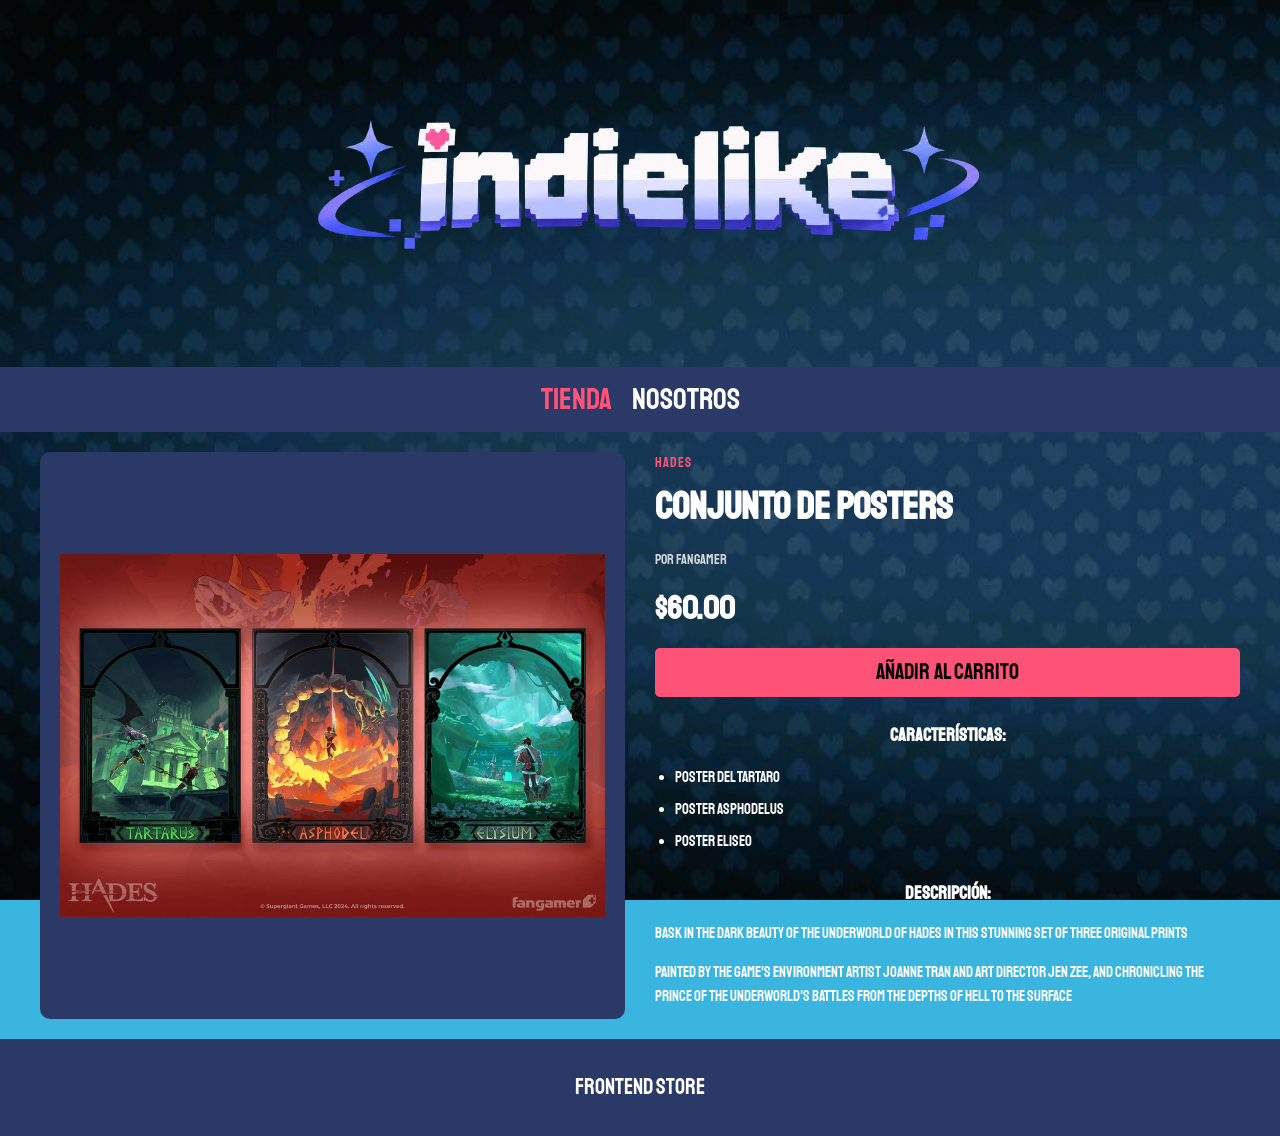
<file: producto9.html>
<!DOCTYPE html>
<html lang="es">
<head>
    <meta charset="UTF-8">
    <meta name="viewport" content="width=device-width, initial-scale=1.0">
    <title>FrontEnd Store - Peluche Ralsei</title>
    <!-- Normalize -->
    <link rel="preload" href="css/normalize.css" as="style">
    <link rel="stylesheet" href="css/normalize.css">
    <!-- Google Fonts -->
    <link rel="preconnect" href="https://fonts.googleapis.com">
    <link rel="preconnect" href="https://fonts.gstatic.com" crossorigin>
    <link href="https://fonts.googleapis.com/css2?family=Staatliches&display=swap" rel="stylesheet">
    <!-- Styles -->
    <link rel="preload" href="css/styles.css" as="style">
    <link rel="stylesheet" href="css/styles.css">
</head>
<body>

    <header class="header">
        <a href="index.html">
            <img class="header__logo" src="img/logo.png" alt="Logotipo FrontEnd Store">
        </a>
    </header>

    <nav class="navegacion">
        <a class="navegacion__enlace navegacion__enlace--activo" href="index.html">Tienda</a>
        <a class="navegacion__enlace" href="nosotros.html">Nosotros</a>
    </nav>

    <main class="contenedor">
        <div class="producto-detalle">
            <!-- Imagen Principal -->
            <div class="producto-detalle__imagen-contenedor">
                <img class="producto-detalle__imagen" src="img/postershades.png" alt="Peluche de Ralsei">
            </div>

            <!-- Información del Producto -->
            <div class="producto-detalle__contenido">
                <p class="producto-detalle__subtitulo">HADES</p>
                <h1 class="producto-detalle__titulo">CONJUNTO DE POSTERS</h1>
                <p class="producto-detalle__autor">Por Fangamer</p>
                
                <p class="producto-detalle__precio">$60.00</p>

                <form class="formulario">
                    <input class="formulario__submit" type="submit" value="AÑADIR AL CARRITO">
                </form>

                <!-- Características -->
                <div class="producto-detalle__seccion">
                    <h3 class="producto-detalle__encabezado">CARACTERÍSTICAS:</h3>
                    <ul class="producto-detalle__lista">
                        <li>Poster del tartaro</li>
                        <li>poster Asphodelus</li>
                        <li>poster eliseo</li>
                    </ul>
                </div>

                <!-- Descripción -->
                <div class="producto-detalle__seccion">
                    <h3 class="producto-detalle__encabezado">DESCRIPCIÓN:</h3>
                    <p class="producto-detalle__texto">
                        Bask in the dark beauty of the Underworld of Hades in this stunning set of three original prints
                    </p>
                    <p class="producto-detalle__texto">
                         painted by the game's environment artist Joanne Tran and art director Jen Zee, and chronicling the Prince of the Underworld's battles from the depths of hell to the surface
                    </p>
                </div>
            </div>
        </div>
    </main>

    <footer class="footer">
        <p class="footer__texto">
            FrontEnd Store 
        </p>
    </footer>

</body>
</html>
</file>
<file: css/styles.css>
:root {
    --primario: #39b5e0;
    --primarioOscuro: #2b3967;
    --secundario: #ff5277;
    --secundarioOscuro: #d8315b;
    --blanco: #FFF;
    --negro: #000;
    --fuentePrincipal: 'Staatliches', cursive;
}

/* Globales */
html {
    box-sizing: border-box;
    font-size: 62.5%; /* 1rem = 10px */
}

*, *:before, *:after {
    box-sizing: inherit;
}

body {
    background-color: var(--primario); /* Mantienes el morado de fondo */
   background-image: url('../img/seamless_pattern.jpg'); /* Ruta a tu imagen */
   background-size: cover;
    background-attachment: fixed; /* Mantiene el patrón fijo al hacer scroll */
    font-family: var(--fuentePrincipal);
    font-size: 1.6rem;
    line-height: 1.5;
}
p {
    font-size: 1.8rem;
    color: var(--blanco);
}

a {
    text-decoration: none;
}

img {
    max-width: 100%;
}

.contenedor {
    max-width: 120rem;
    margin: 0 auto;
}

h1, h2, h3 {
    text-align: center;
    color: var(--blanco);
    font-family: var(--fuentePrincipal);
}

h1 {
    font-size: 4rem;
}

h2 {
    font-size: 3.2rem;
}

/* Header */
.header {
    display: flex;
    justify-content: center;
}

.header__logo {
    margin: 3rem 0;
}

/* Navegacion */
.navegacion {
    background-color: var(--primarioOscuro);
    padding: 1rem 0;
    display: flex;
    justify-content: center;
    gap: 2rem;
}

.navegacion__enlace {
    font-family: var(--fuentePrincipal);
    color: var(--blanco);
    font-size: 3rem;
}

.navegacion__enlace--activo,
.navegacion__enlace:hover {
    color: var(--secundario);
}

/* Grid de Productos */
.grid {
    display: grid;
    grid-template-columns: repeat(2, 1fr);
    gap: 2rem;
}

@media (min-width: 768px) {
    .grid {
        grid-template-columns: repeat(3, 1fr);
    }
}

/* Producto */
.producto {
    background-color: var(--primarioOscuro);
    padding: 1rem;
}

.producto__nombre {
    font-size: 4rem;
    text-align: center;
    margin: 1rem 0;
}

.producto__precio {
    font-size: 2.8rem;
    text-align: center;
    color: var(--secundario);
    font-weight: bold;
    margin: 0;
}

.producto__informacion {
    background-color: var(--primarioOscuro);
}

/* Footer */
.footer {
    background-color: var(--primarioOscuro);
    padding: 1rem 0;
    margin-top: 2rem;
}

.footer__texto {
    font-family: var(--fuentePrincipal);
    text-align: center;
    font-size: 2.2rem;
}
/* ============================================
   Sección Nosotros
   ============================================ */
.nosotros {
    display: grid;
    grid-template-rows: auto 1fr;
    gap: 2rem;
}

@media (min-width: 768px) {
    .nosotros {
        grid-template-columns: repeat(2, 1fr);
        column-gap: 2rem;
    }
}

.nosotros__contenido {
    color: var(--blanco);
}

/* Bloques de Beneficios */
.comprar__titulo {
    margin-top: 5rem;
}

.bloques {
    display: grid;
    grid-template-columns: repeat(2, 1fr);
    gap: 2rem;
}

@media (min-width: 768px) {
    .bloques {
        grid-template-columns: repeat(4, 1fr);
    }
}

.bloque {
    text-align: center;
}

.bloque__titulo {
    margin: 1rem 0;
}

/* ============================================
   Página de Producto Individual
   ============================================ */
@media (min-width: 768px) {
    .camisa {
        display: grid;
        grid-template-columns: repeat(2, 1fr);
        column-gap: 2rem;
    }
}

.camisa__contenido {
    color: var(--blanco);
}

.formulario {
    display: grid;
    grid-template-columns: repeat(2, 1fr);
    gap: 2rem;
}

.formulario__campo {
    border: 1rem solid var(--primarioOscuro);
    background-color: var(--blanco);
    color: var(--negro);
    font-family: var(--fuentePrincipal);
    font-size: 2rem;
    padding: 1rem;
    appearance: none;
    width: 100%;
}

.formulario__submit {
    background-color: var(--secundario);
    border: none;
    font-family: var(--fuentePrincipal);
    font-size: 2rem;
    color: var(--negro);
    padding: 1.5rem;
    transition: background-color .3s ease;
    grid-column: 1 / 3;
    cursor: pointer;
}

.formulario__submit:hover {
    background-color: var(--secundarioOscuro);
}
/* ============================================
   Detalle de Producto (Estilo Fangamer)
   ============================================ */
.producto-detalle {
    display: grid;
    grid-template-columns: 1fr;
    gap: 3rem;
    margin-top: 2rem;
}

@media (min-width: 768px) {
    .producto-detalle {
        grid-template-columns: 1fr 1fr;
    }
}

.producto-detalle__imagen-contenedor {
    background-color: var(--primarioOscuro);
    padding: 2rem;
    border-radius: 1rem;
    display: flex;
    align-items: center;
    justify-content: center;
}

.producto-detalle__imagen {
    max-width: 100%;
    height: auto;
}

.producto-detalle__contenido {
    color: var(--blanco);
}

.producto-detalle__subtitulo {
    font-size: 1.4rem;
    text-transform: uppercase;
    letter-spacing: 1px;
    margin: 0;
    color: var(--secundario);
}

.producto-detalle__titulo {
    font-size: 3.8rem;
    margin: 0.5rem 0;
    text-align: left;
}

.producto-detalle__autor {
    font-size: 1.4rem;
    margin-bottom: 1.5rem;
    opacity: 0.8;
}

.producto-detalle__precio {
    font-size: 3.2rem;
    font-weight: bold;
    color: var(--blanco);
    margin: 1.5rem 0;
}

.formulario__submit {
    background-color: var(--secundario);
    color: var(--negro);
    font-family: var(--fuentePrincipal);
    font-size: 2.2rem;
    padding: 1.2rem 3rem;
    border: none;
    border-radius: 0.5rem;
    cursor: pointer;
    width: 100%;
    transition: background-color 0.3s ease;
}

.formulario__submit:hover {
    background-color: var(--secundarioOscuro);
}

.producto-detalle__seccion {
    margin-top: 2.5rem;
}

.producto-detalle__encabezado {
    font-size: 1.8rem;
    margin-bottom: 1rem;
    color: var(--blanco);
}

.producto-detalle__lista {
    padding-left: 2rem;
    font-size: 1.5rem;
    line-height: 1.8;
}

.producto-detalle__lista li {
    margin-bottom: 0.5rem;
}

.producto-detalle__texto {
    font-size: 1.5rem;
    line-height: 1.6;
    margin-bottom: 1rem;
}
.categoria__encabezado {
    display: flex;
    justify-content: center; /* Centra el logo horizontalmente */
    align-items: center;
    margin-bottom: 2rem;
    width: 100%;
}
.categoria__logo {
    max-width: 500px; /* Cambia este número para hacerlos más grandes o pequeños */
    height: auto;     /* Mantiene la proporción para que no se deformen */
    display: block;
    margin: 0 auto;   /* Asegura el centrado */
}
.categoria__logo--hades {
    max-width: 420px; /* Un poco más pequeño que los demás si es necesario */
}
.categoria__logo--hk {
    max-width: 650px; /* Un poco más pequeño que los demás si es necesario */
}
</file>
